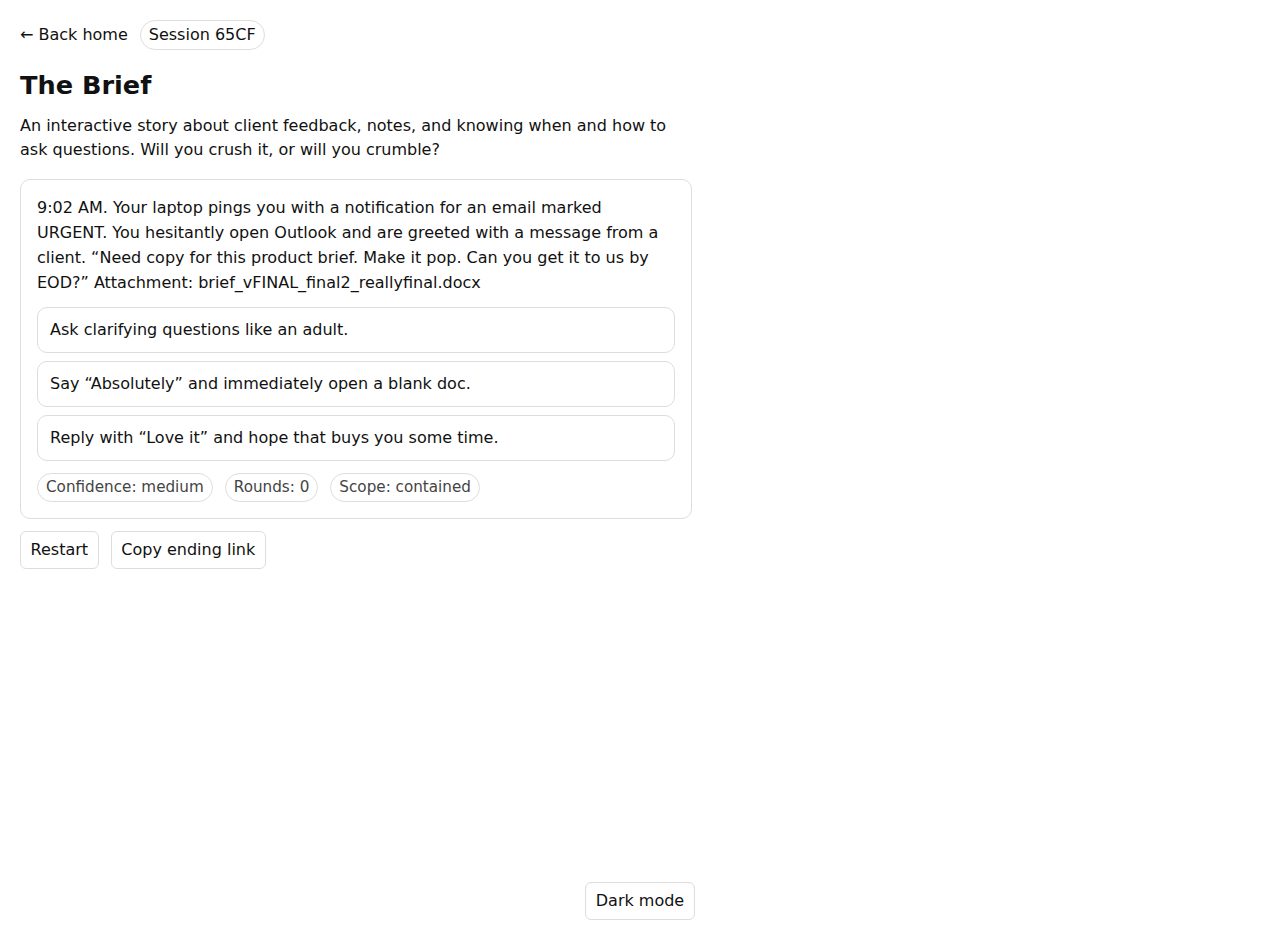
<file: adventure/index.html>
<!doctype html>
<html lang="en">
<head>
  <meta charset="utf-8" />
  <meta name="viewport" content="width=device-width, initial-scale=1" />
  <title>Adventure — Andrew Isolda</title>
  <meta name="description" content="A text adventure about briefs, feedback, and survival." />
  <link rel="stylesheet" href="/styles.css?v=2" />

  <!-- Prevent theme flash -->
  <script>
    (function () {
      const saved = localStorage.getItem("theme");
      if (saved) document.documentElement.setAttribute("data-theme", saved);
    })();
  </script>

  <style>
    .panel {
      border: 1px solid var(--rule);
      border-radius: 10px;
      padding: 1rem;
      margin: 0.75rem 0;
    }
    .choices {
      list-style: none;
      padding-left: 0;
      margin: 0.75rem 0 0 0;
    }
    .choices li { margin: 0.5rem 0; }
    .choices button {
      width: 100%;
      text-align: left;
      border: 1px solid var(--rule);
      padding: 0.6rem 0.75rem;
      border-radius: 10px;
      background: none;
      font: inherit;
      color: inherit;
      cursor: pointer;
    }
    .choices button:hover {
      border-color: var(--muted);
    }
    .meta-line {
      display: flex;
      gap: 0.75rem;
      flex-wrap: wrap;
      align-items: center;
      color: var(--muted);
      font-size: 0.95rem;
      margin-top: 0.75rem;
    }
    .pill {
      border: 1px solid var(--rule);
      border-radius: 999px;
      padding: 0.1rem 0.5rem;
    }
    .row {
      display: flex;
      gap: 0.75rem;
      flex-wrap: wrap;
      align-items: center;
    }
    .quiet-link {
      text-decoration: none;
    }
    .quiet-link:hover {
      text-decoration: underline;
    }
  </style>
</head>

<body>
  <main>
    <p class="row">
      <a href="/" class="quiet-link">← Back home</a>
      <span class="pill" id="run-id" aria-label="run id"></span>
    </p>

    <h1>The Brief</h1>
    <p>
      An interactive story about client feedback, notes, and knowing when and how to ask questions. Will you crush it, or will you crumble?
    </p>

    <div class="panel" role="region" aria-live="polite">
      <p id="text" style="margin:0 0 0.75rem 0;"></p>
      <ul id="choices" class="choices"></ul>
      <div class="meta-line">
        <span class="pill">Confidence: <span id="confidence">medium</span></span>
        <span class="pill">Rounds: <span id="rounds">0</span></span>
        <span class="pill">Scope: <span id="scope">contained</span></span>
      </div>
    </div>

    <p class="row">
      <button id="restart" type="button">Restart</button>
      <button id="copy-ending" type="button">Copy ending link</button>
      <span id="status" class="meta"></span>
    </p>
  </main>

  <footer style="text-align:center;">
    <button id="theme-toggle" type="button">Dark mode</button>
  </footer>

  <script src="/adventure/adventure.js"></script>
  <script src="/theme-toggle.js"></script>
</body>
</html>
</file>
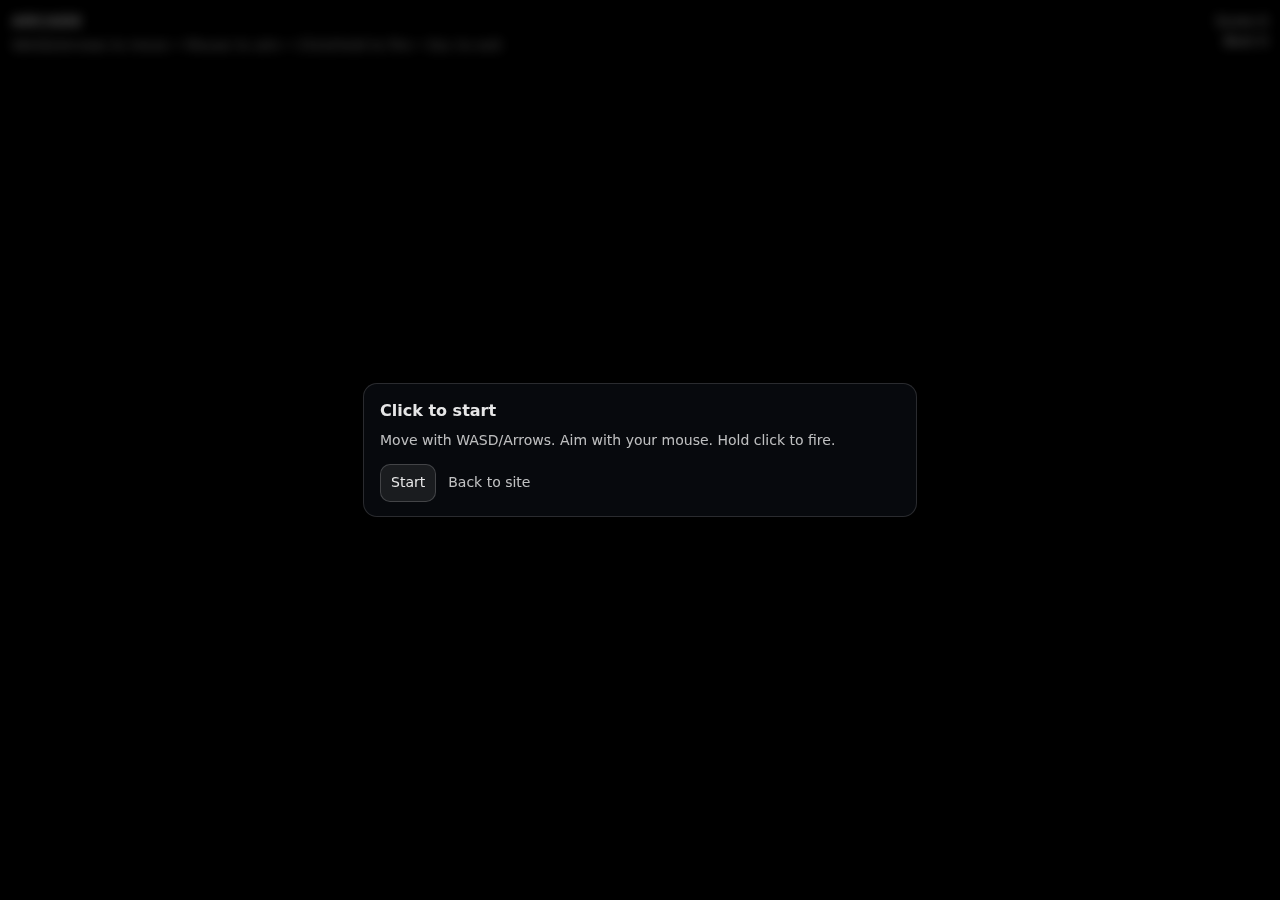
<file: arcade/index.html>
<!doctype html>
<html lang="en">
<head>
  <meta charset="utf-8" />
  <meta name="viewport" content="width=device-width, initial-scale=1" />
  <title>Arcade</title>
  <meta name="description" content="A small, unnecessary arcade mode." />
  <link rel="stylesheet" href="./style.css" />
</head>
<body>
  <canvas id="c"></canvas>

  <div class="hud" aria-hidden="true">
    <div class="hud__left">
      <div class="title">ARCADE</div>
      <div class="hint">WASD/Arrows to move • Mouse to aim • Click/hold to fire • Esc to exit</div>
    </div>
    <div class="hud__right">
      <div>Score <span id="score">0</span></div>
      <div>Best <span id="best">0</span></div>
    </div>
  </div>

  <div class="overlay" id="overlay">
    <div class="card">
      <div class="card__title" id="ov-title">Click to start</div>
      <div class="card__body" id="ov-body">
        Move with WASD/Arrows. Aim with your mouse. Hold click to fire.
      </div>
      <div class="card__buttons">
        <button id="btn-start" type="button">Start</button>
        <a class="quiet" href="/">Back to site</a>
      </div>
    </div>
  </div>

  <script src="./game.js"></script>
</body>
</html>
</file>
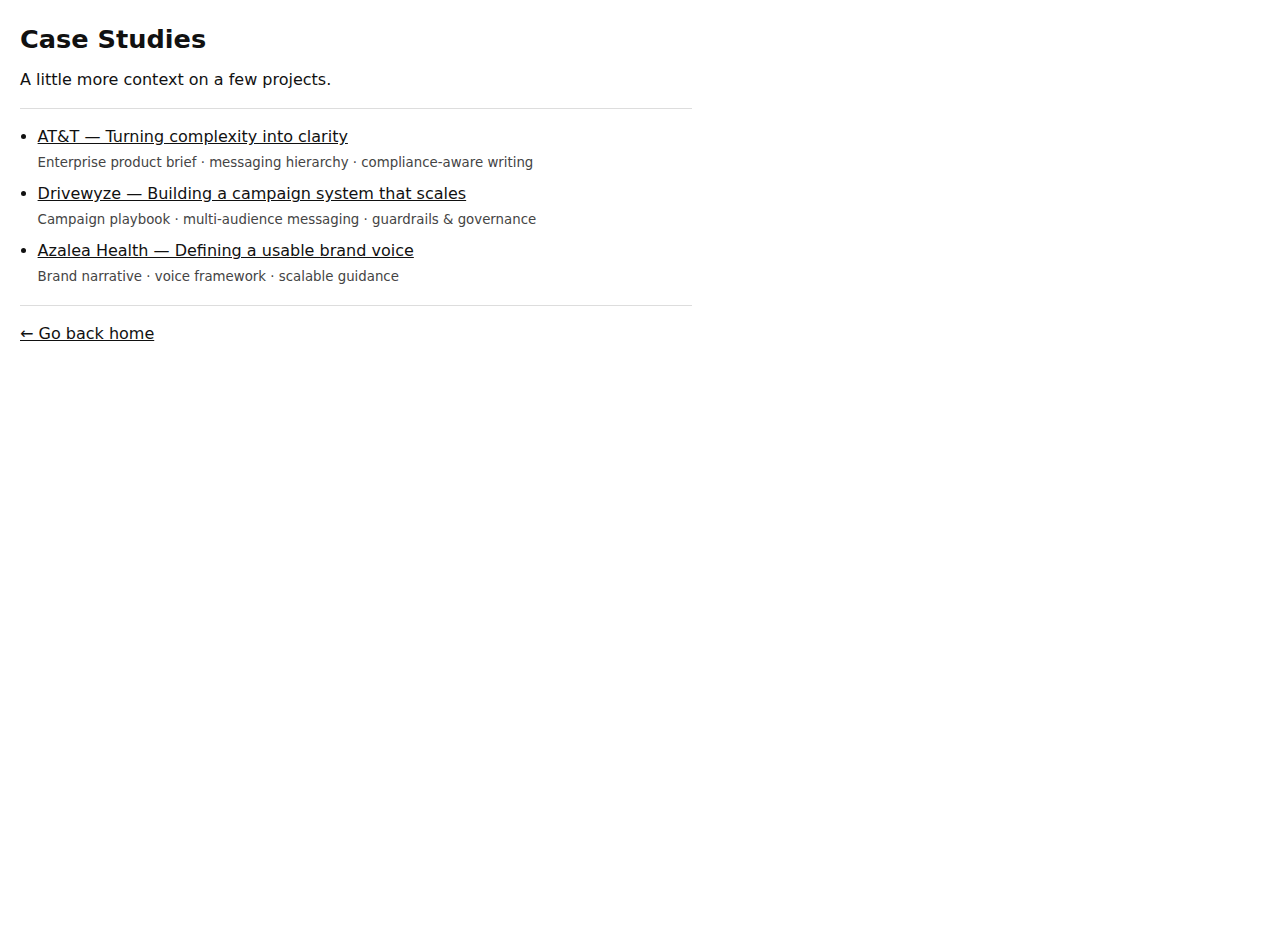
<file: case-studies/index.html>
<!doctype html>
<html lang="en">
<head>
  <meta charset="utf-8" />
  <meta name="viewport" content="width=device-width, initial-scale=1" />
  <title>Case Studies — Andrew Isolda</title>
  <meta name="description" content="Selected case studies that unpack my thinking and process." />

 <link rel="stylesheet" href="/styles.css" />

</head>

<body>
  <main>
    <h1>Case Studies</h1>
    <p>A little more context on a few projects.</p>

    <hr />

    <ul>
      <li>
        <a href="att.html">AT&amp;T — Turning complexity into clarity</a><br />
        <small>Enterprise product brief · messaging hierarchy · compliance-aware writing</small>
      </li>
      <li>
        <a href="drivewyze.html">Drivewyze — Building a campaign system that scales</a><br />
        <small>Campaign playbook · multi-audience messaging · guardrails &amp; governance</small>
      </li>
      <li>
        <a href="azalea.html">Azalea Health — Defining a usable brand voice</a><br />
        <small>Brand narrative · voice framework · scalable guidance</small>
      </li>
    </ul>

    <hr />

    <p><a href="/">← Go back home</a></p>
  </main>
</body>
</html>
</file>
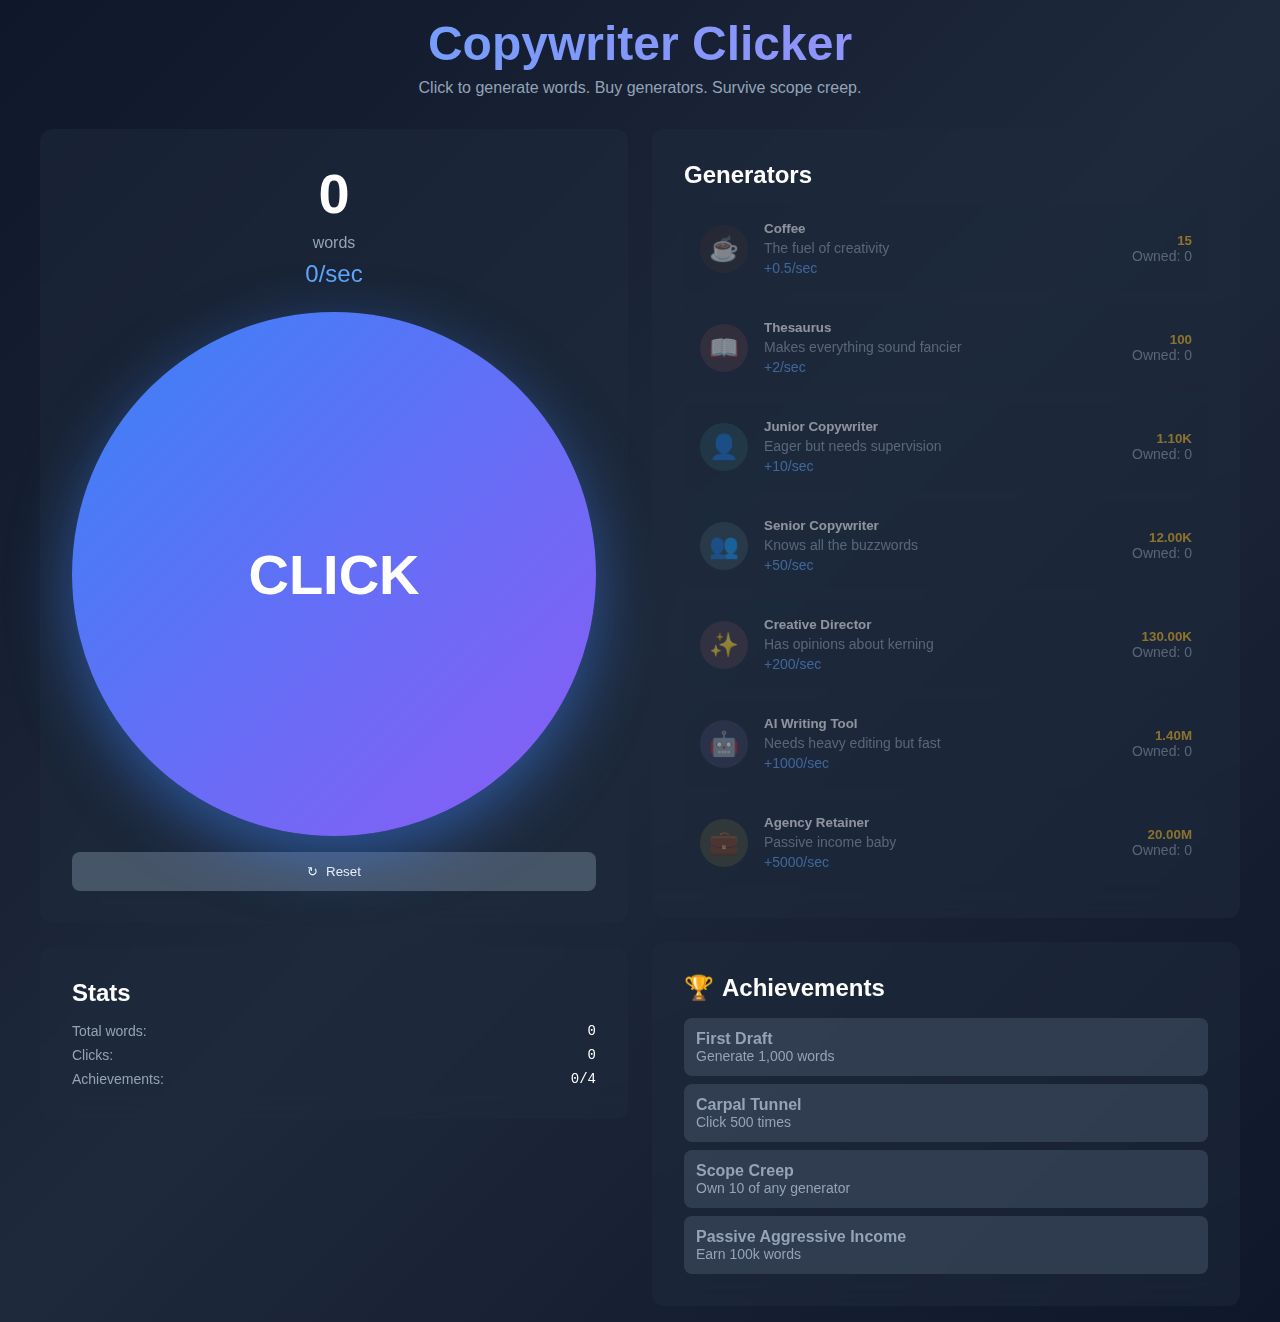
<file: clicker/index.html>
<!DOCTYPE html>
<html lang="en">
<head>
  <meta charset="UTF-8">
  <meta name="viewport" content="width=device-width, initial-scale=1.0">
  <title>Copy Clicker</title>
  <style>
    * {
      margin: 0;
      padding: 0;
      box-sizing: border-box;
    }

    body {
      font-family: -apple-system, BlinkMacSystemFont, 'Segoe UI', sans-serif;
      background: linear-gradient(135deg, #0f172a 0%, #1e293b 50%, #0f172a 100%);
      color: white;
      min-height: 100vh;
      padding: 1rem;
    }

    .container {
      max-width: 1200px;
      margin: 0 auto;
    }

    .header {
      text-align: center;
      margin-bottom: 2rem;
    }

    .header h1 {
      font-size: 3rem;
      font-weight: bold;
      background: linear-gradient(to right, #60a5fa, #a78bfa);
      -webkit-background-clip: text;
      background-clip: text;
      -webkit-text-fill-color: transparent;
      margin-bottom: 0.5rem;
    }

    .header p {
      color: #94a3b8;
    }

    .grid {
      display: grid;
      grid-template-columns: 1fr;
      gap: 1.5rem;
    }

    @media (min-width: 768px) {
      .grid {
        grid-template-columns: 1fr 1fr;
      }
    }

    .panel {
      background: rgba(30, 41, 59, 0.5);
      backdrop-filter: blur(10px);
      border-radius: 0.75rem;
      padding: 2rem;
    }

    .stats-box {
      text-align: center;
      margin-bottom: 1.5rem;
    }

    .word-count {
      font-size: 3.5rem;
      font-weight: bold;
      margin-bottom: 0.5rem;
    }

    .wps {
      font-size: 1.5rem;
      color: #60a5fa;
      margin-top: 0.5rem;
    }

    .boost {
      font-size: 1.25rem;
      color: #4ade80;
      margin-top: 0.25rem;
    }

    .click-button-wrapper {
      position: relative;
      margin-bottom: 1rem;
    }

    .click-button {
      width: 100%;
      aspect-ratio: 1;
      background: linear-gradient(135deg, #3b82f6, #8b5cf6);
      border: none;
      border-radius: 50%;
      color: white;
      font-size: 3.5rem;
      font-weight: bold;
      cursor: pointer;
      box-shadow: 0 20px 60px rgba(59, 130, 246, 0.5);
      transition: transform 0.1s;
      position: relative;
      overflow: hidden;
    }

    .click-button:hover {
      transform: scale(1.05);
    }

    .click-button:active {
      transform: scale(0.95);
    }

    .floating-text {
      position: absolute;
      font-size: 1.5rem;
      font-weight: bold;
      pointer-events: none;
      animation: float 1s ease-out forwards;
      z-index: 10;
    }

    @keyframes float {
      0% {
        transform: translateY(0) scale(1);
        opacity: 1;
      }
      100% {
        transform: translateY(-100px) scale(0.5);
        opacity: 0;
      }
    }

    .reset-button {
      width: 100%;
      background: #475569;
      border: none;
      padding: 0.75rem;
      border-radius: 0.5rem;
      color: white;
      cursor: pointer;
      display: flex;
      align-items: center;
      justify-content: center;
      gap: 0.5rem;
      transition: background 0.2s;
    }

    .reset-button:hover {
      background: #64748b;
    }

    .stats-grid {
      display: flex;
      flex-direction: column;
      gap: 0.5rem;
      font-size: 0.875rem;
    }

    .stat-row {
      display: flex;
      justify-content: space-between;
    }

    .stat-label {
      color: #94a3b8;
    }

    .stat-value {
      font-family: monospace;
    }

    h2 {
      font-size: 1.5rem;
      margin-bottom: 1rem;
    }

    .generators-list {
      display: flex;
      flex-direction: column;
      gap: 0.75rem;
    }

    .generator-item {
      padding: 1rem;
      border-radius: 0.5rem;
      background: #334155;
      border: none;
      color: white;
      cursor: pointer;
      transition: all 0.2s;
      text-align: left;
      width: 100%;
    }

    .generator-item:hover:not(:disabled) {
      background: #475569;
    }

    .generator-item:disabled {
      background: rgba(30, 41, 59, 0.5);
      opacity: 0.5;
      cursor: not-allowed;
    }

    .generator-content {
      display: flex;
      align-items: center;
      gap: 1rem;
    }

    .generator-icon {
      width: 3rem;
      height: 3rem;
      border-radius: 50%;
      display: flex;
      align-items: center;
      justify-content: center;
      font-size: 1.5rem;
      flex-shrink: 0;
    }

    .generator-info {
      flex: 1;
    }

    .generator-name {
      font-weight: bold;
      margin-bottom: 0.25rem;
    }

    .generator-desc {
      font-size: 0.875rem;
      color: #94a3b8;
      margin-bottom: 0.25rem;
    }

    .generator-production {
      font-size: 0.875rem;
      color: #60a5fa;
    }

    .generator-cost-info {
      text-align: right;
    }

    .generator-cost {
      font-weight: bold;
      color: #fbbf24;
    }

    .generator-owned {
      font-size: 0.875rem;
      color: #94a3b8;
    }

    .achievements-list {
      display: flex;
      flex-direction: column;
      gap: 0.5rem;
    }

    .achievement-item {
      padding: 0.75rem;
      border-radius: 0.5rem;
      background: rgba(71, 85, 105, 0.5);
    }

    .achievement-item.unlocked {
      background: rgba(251, 191, 36, 0.2);
      border: 1px solid rgba(251, 191, 36, 0.3);
    }

    .achievement-content {
      display: flex;
      align-items: center;
      gap: 0.5rem;
    }

    .achievement-icon {
      font-size: 1rem;
    }

    .achievement-info {
      flex: 1;
    }

    .achievement-name {
      font-weight: bold;
    }

    .achievement-name.unlocked {
      color: #fbbf24;
    }

    .achievement-name.locked {
      color: #94a3b8;
    }

    .achievement-desc {
      font-size: 0.875rem;
      color: #94a3b8;
    }

    .notification {
      position: fixed;
      top: 1rem;
      right: 1rem;
      padding: 1rem 1.5rem;
      border-radius: 0.5rem;
      box-shadow: 0 10px 40px rgba(0, 0, 0, 0.3);
      z-index: 1000;
      animation: slideIn 0.3s ease-out;
    }

    @keyframes slideIn {
      from {
        transform: translateX(400px);
        opacity: 0;
      }
      to {
        transform: translateX(0);
        opacity: 1;
      }
    }

    .notification.achievement {
      background: linear-gradient(to right, #f59e0b, #f97316);
    }

    .notification.event-good {
      background: #10b981;
    }

    .notification.event-bad {
      background: #ef4444;
    }

    .notification.event-bonus {
      background: #3b82f6;
    }

    .notification-content {
      display: flex;
      align-items: center;
      gap: 0.75rem;
    }

    .notification-icon {
      font-size: 1.5rem;
    }

    .notification-title {
      font-weight: bold;
    }

    .notification-desc {
      font-size: 0.875rem;
      opacity: 0.9;
    }
  </style>
</head>
<body>
  <div class="container">
    <div class="header">
      <h1>Copywriter Clicker</h1>
      <p>Click to generate words. Buy generators. Survive scope creep.</p>
    </div>

    <div class="grid">
      <!-- Left Column -->
      <div>
        <div class="panel">
          <div class="stats-box">
            <div class="word-count" id="word-count">0</div>
            <div style="color: #94a3b8;">words</div>
            <div class="wps" id="wps">0/sec</div>
            <div class="boost" id="boost" style="display: none;"></div>
          </div>

          <div class="click-button-wrapper">
            <button class="click-button" id="click-button">CLICK</button>
          </div>

          <button class="reset-button" id="reset-button">
            <span>↻</span>
            Reset
          </button>
        </div>

        <div class="panel" style="margin-top: 1.5rem;">
          <h2>Stats</h2>
          <div class="stats-grid">
            <div class="stat-row">
              <span class="stat-label">Total words:</span>
              <span class="stat-value" id="total-words">0</span>
            </div>
            <div class="stat-row">
              <span class="stat-label">Clicks:</span>
              <span class="stat-value" id="clicks">0</span>
            </div>
            <div class="stat-row">
              <span class="stat-label">Achievements:</span>
              <span class="stat-value" id="achievements-count">0/4</span>
            </div>
          </div>
        </div>
      </div>

      <!-- Right Column -->
      <div>
        <div class="panel">
          <h2>Generators</h2>
          <div class="generators-list" id="generators-list"></div>
        </div>

        <div class="panel" style="margin-top: 1.5rem;">
          <h2 style="display: flex; align-items: center; gap: 0.5rem;">
            <span style="color: #fbbf24;">🏆</span>
            Achievements
          </h2>
          <div class="achievements-list" id="achievements-list"></div>
        </div>
      </div>
    </div>
  </div>

  <script src="clicker.js"></script>
</body>
</html>
</file>
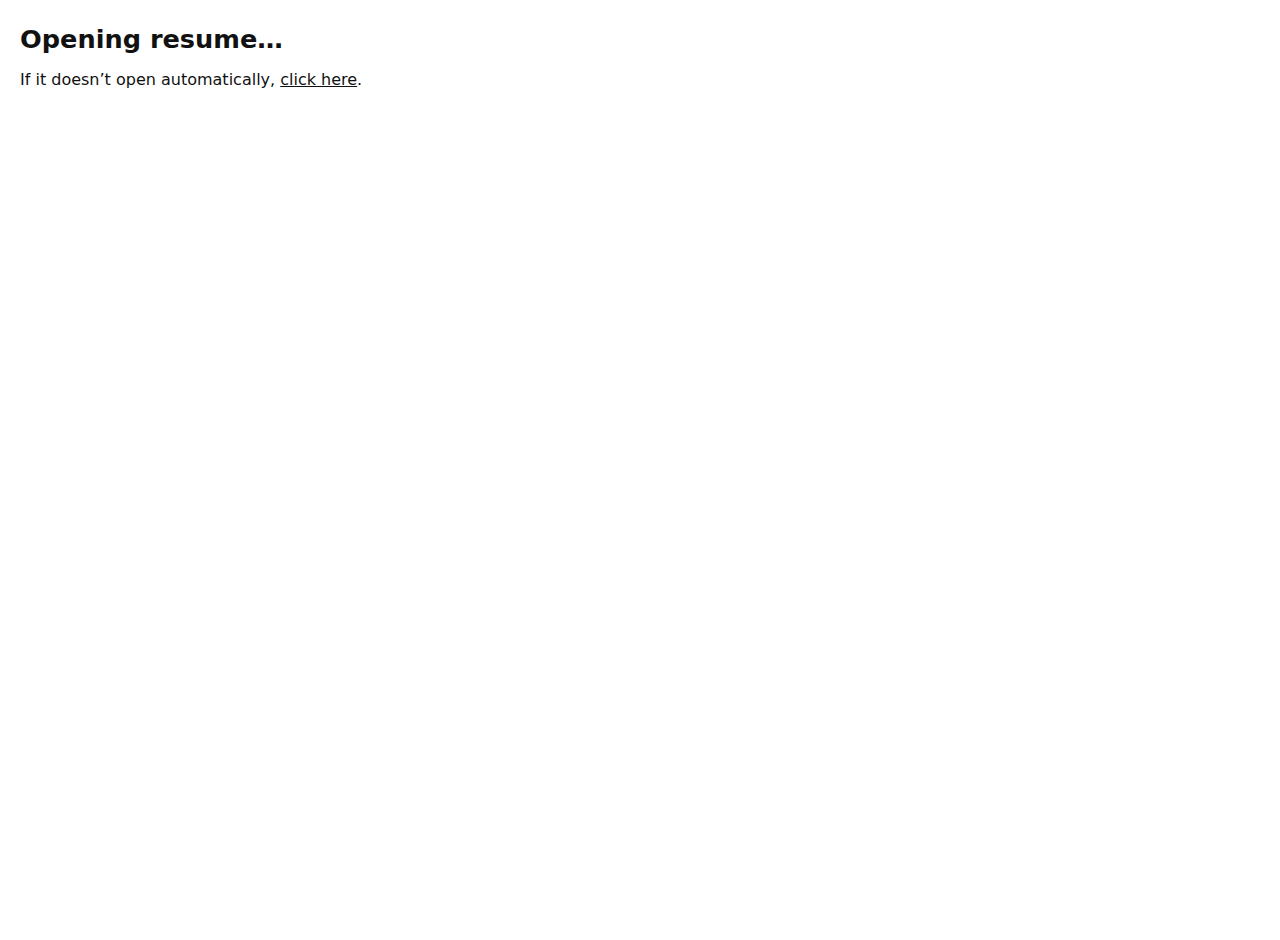
<file: resume/index.html>
<!doctype html>
<html lang="en">
<head>
  <meta charset="utf-8" />
  <meta name="viewport" content="width=device-width, initial-scale=1" />
  <title>Opening resume…</title>

  <link rel="stylesheet" href="/styles.css" />

  <!-- Prevent theme flash -->
  <script>
    (function () {
      const saved = localStorage.getItem("theme");
      if (saved) {
        document.documentElement.setAttribute("data-theme", saved);
      }
    })();
  </script>
</head>

<body>
  <main class="resume-redirect">
    <h1>Opening resume…</h1>
    <p>
      If it doesn’t open automatically,
      <a href="/pdf/resume.pdf">click here</a>.
    </p>
  </main>

  <script>
    setTimeout(() => {
      window.location.href = "/pdf/resume.pdf";
    }, 600);
  </script>
</body>
</html>
</file>
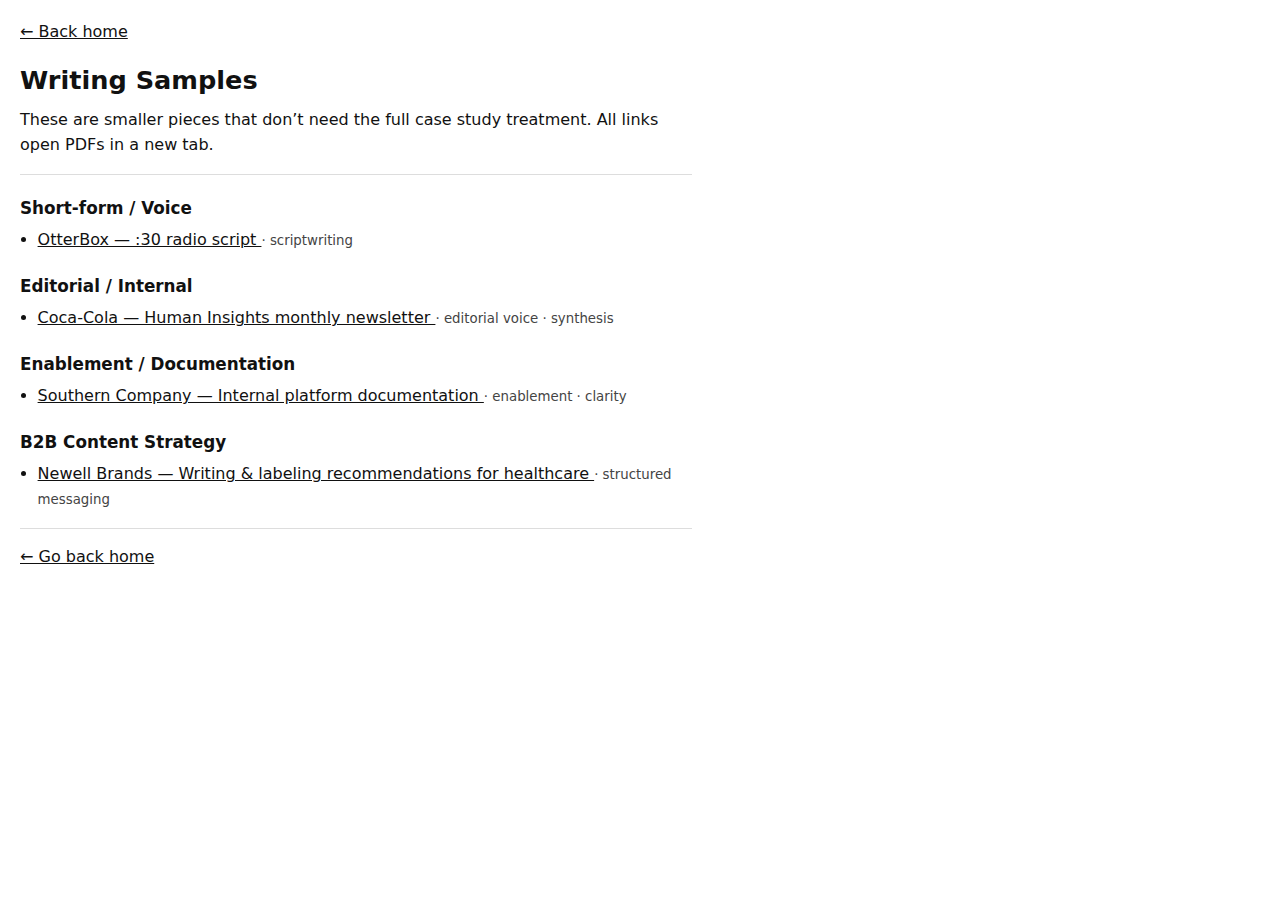
<file: samples/index.html>
<!doctype html>
<html lang="en">
<head>
  <meta charset="utf-8" />
  <meta name="viewport" content="width=device-width, initial-scale=1" />
  <title>Writing Samples — Andrew Isolda</title>
  <meta name="description" content="Additional writing samples." />

  <style>
    html { -webkit-text-size-adjust: 100%; }
    body {
      margin: 0;
      padding: 1.25rem;
      font: 16px/1.55 system-ui, -apple-system, Segoe UI, Roboto, Helvetica, Arial, sans-serif;
      color: #111;
      background: #fff;
    }
    main { max-width: 42rem; }
    h1 { font-size: 1.6rem; margin: 0 0 0.5rem 0; }
    h2 { font-size: 1.05rem; margin: 1.25rem 0 0.25rem 0; }
    p { margin: 0 0 1rem 0; }
    ul { margin: 0; padding-left: 1.1rem; }
    li { margin: 0.45rem 0; }
    a { color: inherit; }
    a:hover { text-decoration: none; }
    hr { border: 0; border-top: 1px solid #ddd; margin: 1rem 0; }
    small { color: #444; }
  </style>
</head>

<body>
  <main>
    <p><a href="/">← Back home</a></p>

    <h1>Writing Samples</h1>
    <p>
      These are smaller pieces that don’t need the full case study treatment.
      All links open PDFs in a new tab.
    </p>

    <hr />

    <h2>Short-form / Voice</h2>
    <ul>
      <li>
        <a href="/pdf/otterbox-radio.pdf" target="_blank" rel="noopener noreferrer">
          OtterBox — :30 radio script
        </a>
        <small> · scriptwriting</small>
      </li>
    </ul>

    <h2>Editorial / Internal</h2>
    <ul>
      <li>
        <a href="/pdf/TCCC-newsletter.pdf" target="_blank" rel="noopener noreferrer">
          Coca-Cola — Human Insights monthly newsletter
        </a>
        <small> · editorial voice · synthesis</small>
      </li>
    </ul>

    <h2>Enablement / Documentation</h2>
    <ul>
      <li>
        <a href="/pdf/soco-technicaldoc.pdf" target="_blank" rel="noopener noreferrer">
          Southern Company — Internal platform documentation
        </a>
        <small> · enablement · clarity</small>
      </li>
    </ul>

    <h2>B2B Content Strategy</h2>
    <ul>
      <li>
        <a href="/pdf/newell-brief.pdf" target="_blank" rel="noopener noreferrer">
          Newell Brands — Writing &amp; labeling recommendations for healthcare
        </a>
        <small> · structured messaging</small>
      </li>
    </ul>

    <hr />

    <p>
      <a href="/">← Go back home</a></p>
    </p>
  </main>
</body>
</html>
</file>
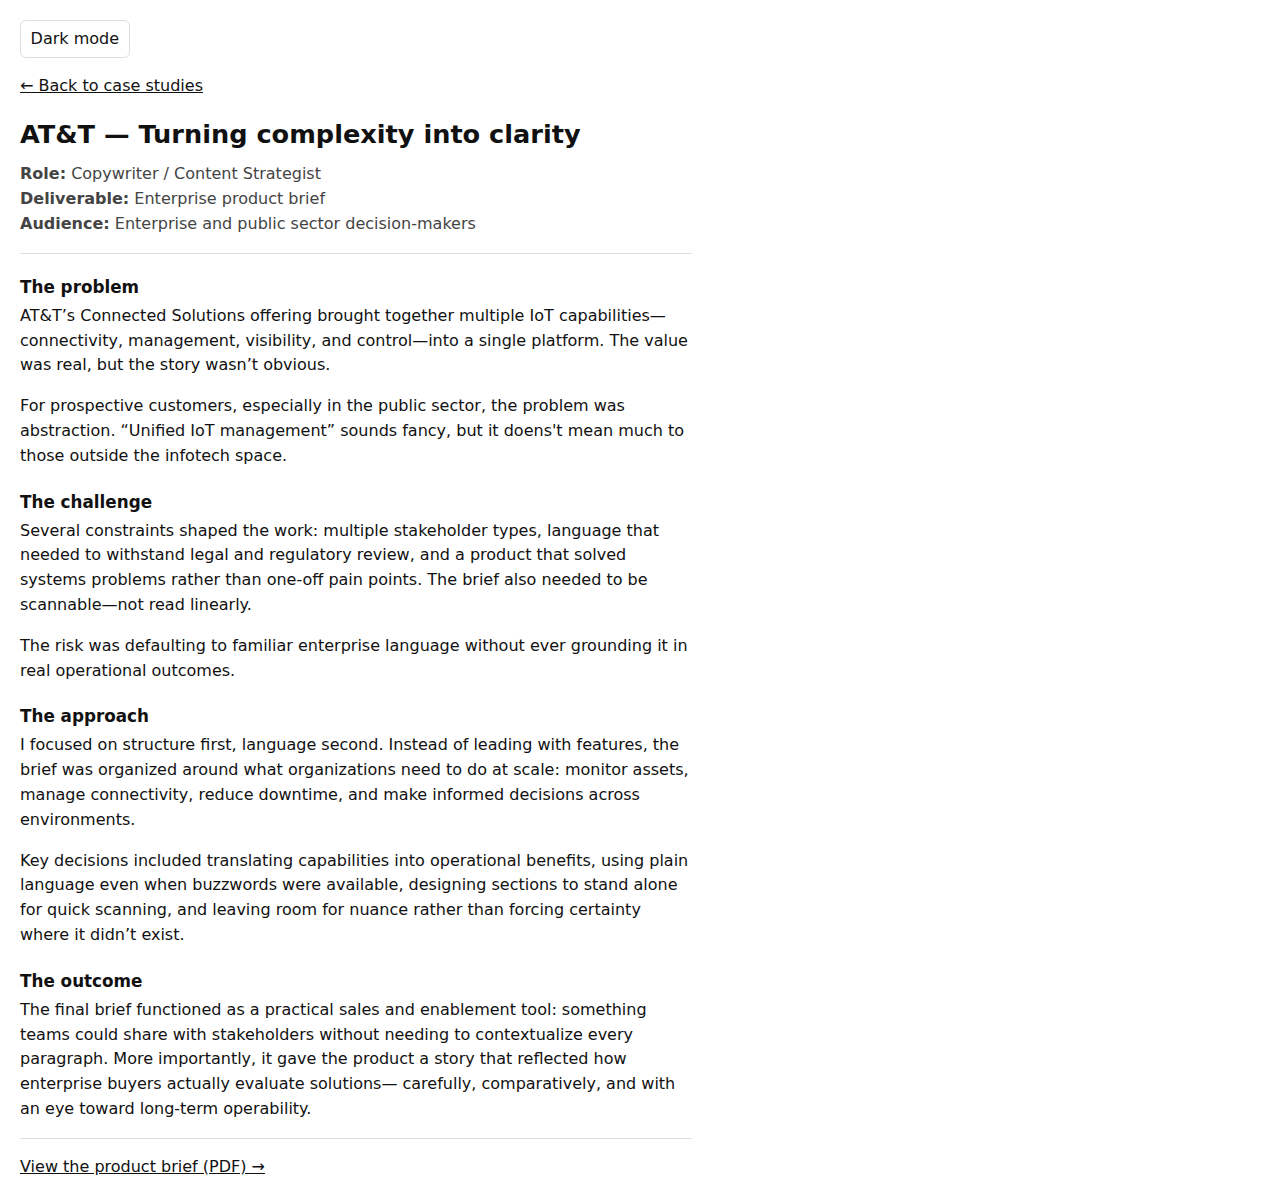
<file: case-studies/att.html>
<!doctype html>
<html lang="en">
<head>
  <meta charset="utf-8" />
  <meta name="viewport" content="width=device-width, initial-scale=1" />
  <title>AT&amp;T — Case Study — Andrew Isolda</title>
  <meta name="description" content="AT&T case study: turning enterprise product complexity into clarity." />

  <link rel="stylesheet" href="/styles.css" />
  <script>
  (function () {
    const saved = localStorage.getItem("theme");
    if (saved) document.documentElement.setAttribute("data-theme", saved);
  })();
</script>


</head>

<body>
  <main>
    <p>
  <button id="theme-toggle" type="button">Dark mode</button>
</p>

    <p><a href="/case-studies/">← Back to case studies</a></p>

    <h1>AT&amp;T — Turning complexity into clarity</h1>
    <p class="meta"><strong>Role:</strong> Copywriter / Content Strategist<br />
      <strong>Deliverable:</strong> Enterprise product brief<br />
      <strong>Audience:</strong> Enterprise and public sector decision-makers
    </p>

    <hr />

    <h2>The problem</h2>
    <p>
      AT&amp;T’s Connected Solutions offering brought together multiple IoT capabilities—connectivity,
      management, visibility, and control—into a single platform. The value was real, but the story
      wasn’t obvious.
    </p>
    <p>
      For prospective customers, especially in the public sector, the problem was abstraction. “Unified IoT management” sounds fancy, but it doens't mean much to those outside the infotech space.
    </p>

    <h2>The challenge</h2>
    <p>
      Several constraints shaped the work: multiple stakeholder types, language that needed to
      withstand legal and regulatory review, and a product that solved systems problems rather
      than one-off pain points. The brief also needed to be scannable—not read linearly.
    </p>
    <p>
      The risk was defaulting to familiar enterprise language without ever grounding it in real
      operational outcomes.
    </p>

    <h2>The approach</h2>
    <p>
      I focused on structure first, language second. Instead of leading with features, the brief
      was organized around what organizations need to do at scale: monitor assets, manage
      connectivity, reduce downtime, and make informed decisions across environments.
    </p>
    <p>
      Key decisions included translating capabilities into operational benefits, using plain language
      even when buzzwords were available, designing sections to stand alone for quick scanning,
      and leaving room for nuance rather than forcing certainty where it didn’t exist.
    </p>

    <h2>The outcome</h2>
    <p>
      The final brief functioned as a practical sales and enablement tool: something teams could
      share with stakeholders without needing to contextualize every paragraph. More importantly,
      it gave the product a story that reflected how enterprise buyers actually evaluate solutions—
      carefully, comparatively, and with an eye toward long-term operability.
    </p>

    <hr />

    <p>
      <a href="/pdf/att-brief.pdf" target="_blank" rel="noopener noreferrer">View the product brief (PDF) →</a>
    </p>
  </main>
  <script src="/theme-toggle.js"></script>
</body>
</html>
</file>
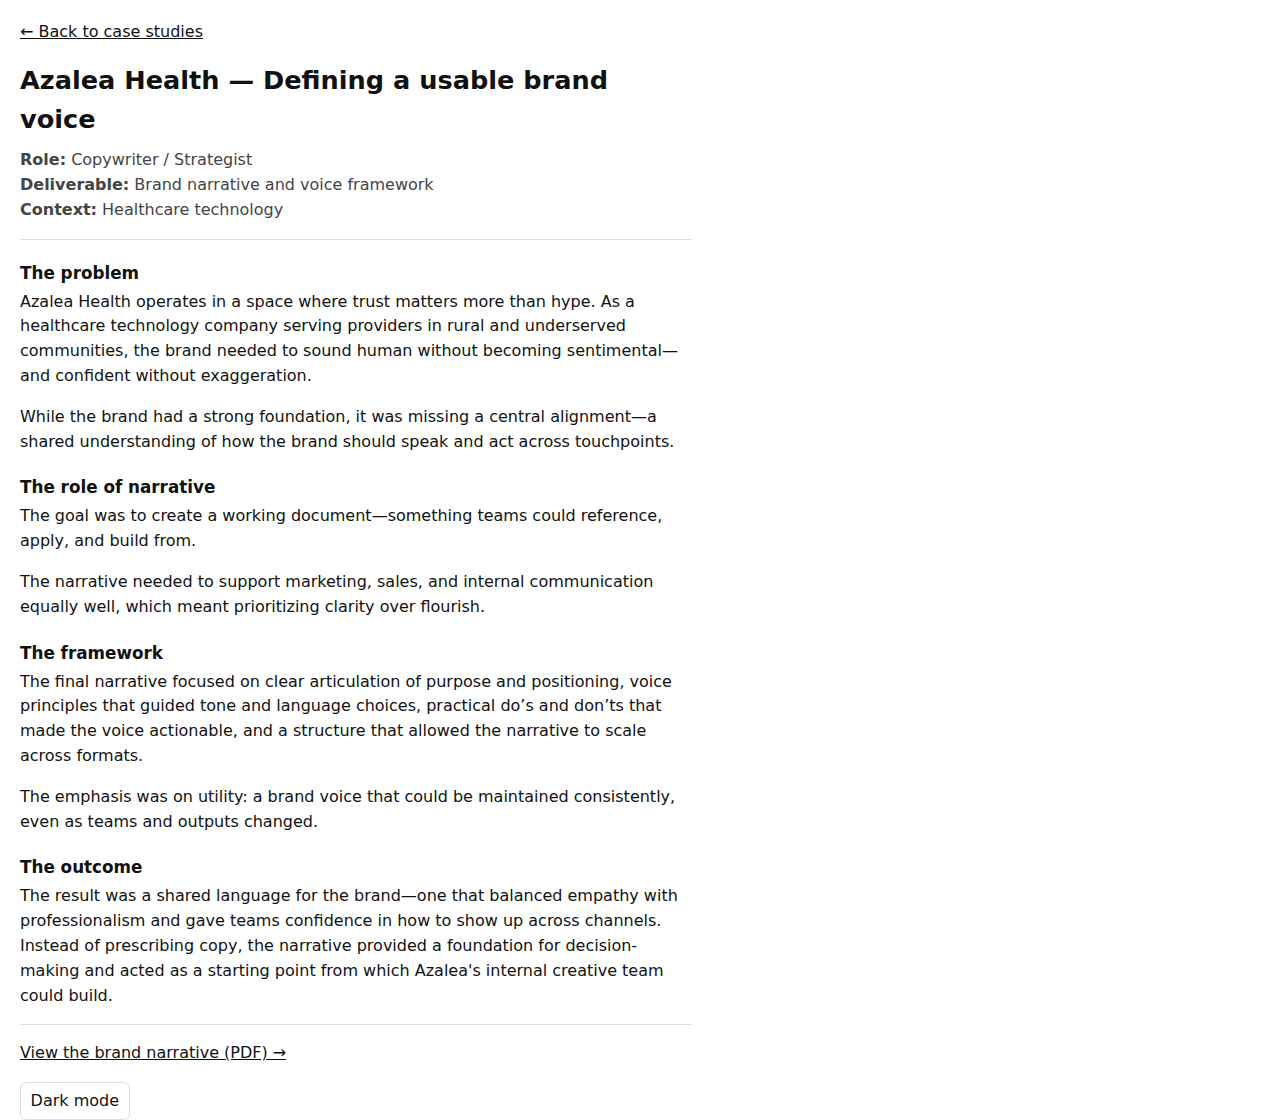
<file: case-studies/azalea.html>
<!doctype html>
<html lang="en">
<head>
  <meta charset="utf-8" />
  <meta name="viewport" content="width=device-width, initial-scale=1" />
  <title>Azalea Health — Case Study — Andrew Isolda</title>
  <meta name="description" content="Azalea Health case study: defining a brand narrative and usable voice framework." />

  <link rel="stylesheet" href="/styles.css" />
  <script>
  (function () {
    const saved = localStorage.getItem("theme");
    if (saved) document.documentElement.setAttribute("data-theme", saved);
  })();
</script>
 <!-- Privacy-friendly analytics by Plausible -->
  <script async src="https://plausible.io/js/pa-CFMtCcwNtQjHDW2wClCQx.js"></script>
  <script>
    window.plausible=window.plausible||function(){(plausible.q=plausible.q||[]).push(arguments)},plausible.init=plausible.init||function(i){plausible.o=i||{}};
    plausible.init()
  </script>
</head>

<body>
  <main>
    <p><a href="/case-studies/">← Back to case studies</a></p>

    <h1>Azalea Health — Defining a usable brand voice</h1>
    <p class="meta"><strong>Role:</strong> Copywriter / Strategist<br />
      <strong>Deliverable:</strong> Brand narrative and voice framework<br />
      <strong>Context:</strong> Healthcare technology
    </p>

    <hr />

    <h2>The problem</h2>
    <p>
      Azalea Health operates in a space where trust matters more than hype. As a healthcare
      technology company serving providers in rural and underserved communities, the brand
      needed to sound human without becoming sentimental—and confident without exaggeration.
    </p>
    <p>
      While the brand had a strong foundation, it was missing a central alignment—a shared understanding of how the brand
      should speak and act across touchpoints.
    </p>

    <h2>The role of narrative</h2>
    <p>
      The goal was to create a working document—something teams could reference, apply, and build from.
    </p>
    <p>
      The narrative needed to support marketing, sales, and internal communication equally well,
      which meant prioritizing clarity over flourish.
    </p>

    <h2>The framework</h2>
    <p>
      The final narrative focused on clear articulation of purpose and positioning, voice principles
      that guided tone and language choices, practical do’s and don’ts that made the voice
      actionable, and a structure that allowed the narrative to scale across formats.
    </p>
    <p>
      The emphasis was on utility: a brand voice that could be maintained consistently, even
      as teams and outputs changed.
    </p>

    <h2>The outcome</h2>
    <p>
      The result was a shared language for the brand—one that balanced empathy with
      professionalism and gave teams confidence in how to show up across channels. Instead of
      prescribing copy, the narrative provided a foundation for decision-making and acted as a starting point from which Azalea's internal creative team could build.
    </p>

    <hr />

    <p>
      <a href="/pdf/azalea-narrative.pdf" target="_blank" rel="noopener noreferrer">
        View the brand narrative (PDF) →
      </a>
    </p>
    <footer>
  <p style="margin:0;">
    <button id="theme-toggle" type="button">Dark mode</button>
  </p>
</footer>
  </main>
  <script src="/theme-toggle.js"></script>
</body>
</html>
</file>
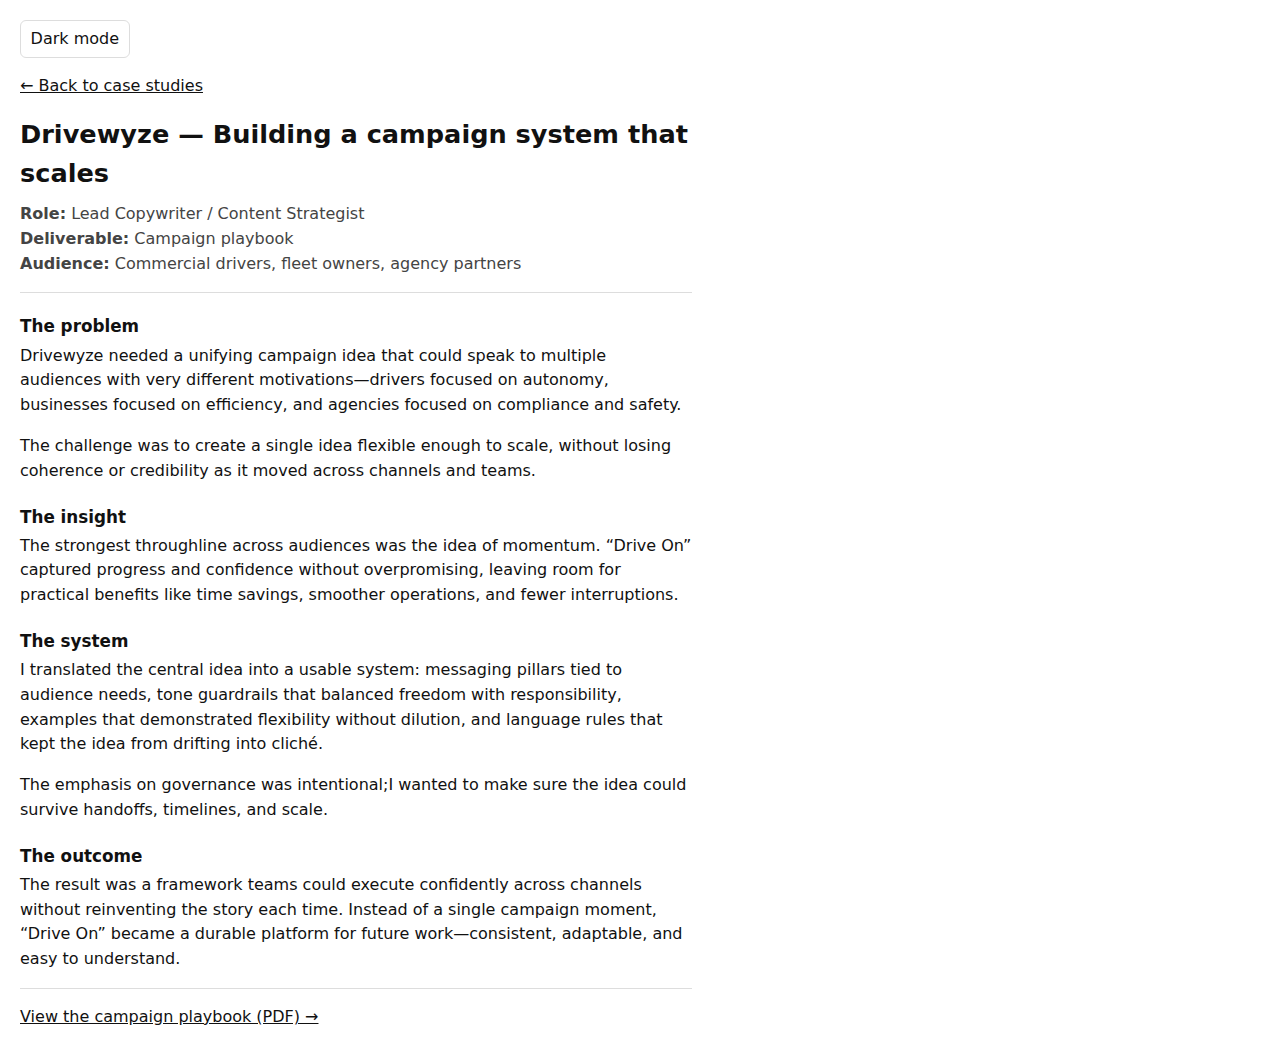
<file: case-studies/drivewyze.html>
<!doctype html>
<html lang="en">
<head>
  <meta charset="utf-8" />
  <meta name="viewport" content="width=device-width, initial-scale=1" />
  <title>Drivewyze — Case Study — Andrew Isolda</title>
  <meta name="description" content="Drivewyze case study: building a campaign system that scales across audiences." />

  <link rel="stylesheet" href="/styles.css" />
  <script>
  (function () {
    const saved = localStorage.getItem("theme");
    if (saved) document.documentElement.setAttribute("data-theme", saved);
  })();
</script>


</head>

<body>
  <main>
    <p>
  <button id="theme-toggle" type="button">Dark mode</button>
</p>

    <p><a href="/case-studies/">← Back to case studies</a></p>

    <h1>Drivewyze — Building a campaign system that scales</h1>
    <p class="meta"><strong>Role:</strong> Lead Copywriter / Content Strategist<br />
      <strong>Deliverable:</strong> Campaign playbook<br />
      <strong>Audience:</strong> Commercial drivers, fleet owners, agency partners
    </p>

    <hr />

    <h2>The problem</h2>
    <p>
      Drivewyze needed a unifying campaign idea that could speak to multiple audiences with very
      different motivations—drivers focused on autonomy, businesses focused on efficiency, and
      agencies focused on compliance and safety.
    </p>
    <p>
      The challenge was to create a single idea flexible enough to scale, without losing coherence
      or credibility as it moved across channels and teams.
    </p>

    <h2>The insight</h2>
    <p>
      The strongest throughline across audiences was the idea of momentum.
      “Drive On” captured progress and confidence without overpromising, leaving room for practical benefits like time savings,
      smoother operations, and fewer interruptions.
    </p>

    <h2>The system</h2>
    <p>
      I translated the central idea into a usable system: messaging pillars tied to
      audience needs, tone guardrails that balanced freedom with responsibility, examples that
      demonstrated flexibility without dilution, and language rules that kept the idea from drifting
      into cliché.
    </p>
    <p>
      The emphasis on governance was intentional;I wanted to make sure the idea could
      survive handoffs, timelines, and scale.
    </p>

    <h2>The outcome</h2>
    <p>
      The result was a framework teams could execute confidently across channels without
      reinventing the story each time. Instead of a single campaign moment, “Drive On” became a
      durable platform for future work—consistent, adaptable, and easy to understand.
    </p>

    <hr />

    <p>
      <a href="/pdf/drivewyze-playbook.pdf" target="_blank" rel="noopener noreferrer">
        View the campaign playbook (PDF) →
      </a>
    </p>
  </main>
  <script src="/theme-toggle.js"></script>
</body>
</html>
</file>
<file: styles.css>
/* ------------------------------
   Theme tokens
-------------------------------- */

:root {
  --bg: #fff;
  --text: #111;
  --muted: #444;
  --rule: #ddd;
}

html[data-theme="dark"] {
  --bg: #111;
  --text: #f2f2f2;
  --muted: #bbb;
  --rule: #333;
}

/* ------------------------------
   Base / Reset
-------------------------------- */

html {
  -webkit-text-size-adjust: 100%;
  background: var(--bg);
  color: var(--text);
}

body {
  margin: 0;
  padding: 1.25rem;
  font: 16px/1.55 system-ui, -apple-system, Segoe UI, Roboto,
        Helvetica, Arial, sans-serif;
  background: var(--bg);
  color: var(--text);
}

/* ------------------------------
   Sticky footer layout
-------------------------------- */

html,
body {
  height: 100%;
}

body {
  display: flex;
  flex-direction: column;
}

main {
  max-width: 42rem;
  flex: 1;
}

/* ------------------------------
   Typography
-------------------------------- */

h1 {
  font-size: 1.6rem;
  margin: 0 0 0.5rem 0;
}

h2 {
  font-size: 1.05rem;
  margin: 1.25rem 0 0.25rem 0;
}

p {
  margin: 0 0 1rem 0;
}

small {
  color: var(--muted);
}

/* ------------------------------
   Links
-------------------------------- */

a {
  color: inherit;
  text-decoration: underline;
}

a:hover {
  text-decoration: none;
}

/* ------------------------------
   Lists
-------------------------------- */

ul {
  margin: 0;
  padding-left: 1.1rem;
}

li {
  margin: 0.45rem 0;
}

/* ------------------------------
   Horizontal Rule
-------------------------------- */

hr {
  border: 0;
  border-top: 1px solid var(--rule);
  margin: 1rem 0;
}

/* ------------------------------
   Images
-------------------------------- */

img {
  max-width: 100%;
  height: auto;
  margin: 1rem 0;
  border-radius: 4px;
}

/* ------------------------------
   Footer (sticky, centered copyright)
-------------------------------- */

/* Keep footer from inheriting main's max-width, but still align padding */
.site-footer {
  margin-top: 1.25rem;
  padding-top: 0.75rem;
  font-size: 0.95rem;
  color: var(--muted);

  display: grid;
  grid-template-columns: 1fr auto 1fr;
  align-items: center;
}

/* Center just the copyright */
.site-footer .copyright {
  grid-column: 2;
  margin: 0;
  text-align: center;
}

/* Keep toggle on the left */
.site-footer .theme {
  grid-column: 1;
  margin: 0;
  justify-self: start;
}

/* Optional: make copyright link quiet if you wrap it in <a> */
.site-footer a {
  color: inherit;
  text-decoration: none;
}
.site-footer a:hover {
  text-decoration: underline;
}

/* ------------------------------
   Utility (optional)
-------------------------------- */

.meta {
  color: var(--muted);
}

/* ------------------------------
   Button styling (optional but nice)
-------------------------------- */

button {
  font: inherit;
  color: inherit;
  background: none;
  border: 1px solid var(--rule);
  padding: 0.35rem 0.6rem;
  border-radius: 6px;
  cursor: pointer;
}

button:hover {
  border-color: var(--muted);
}
</file>
<file: arcade/style.css>
html, body {
  margin: 0;
  height: 100%;
  background: #05060a;
  overflow: hidden;
  font: 14px/1.4 system-ui, -apple-system, Segoe UI, Roboto, Helvetica, Arial, sans-serif;
}

#c {
  width: 100%;
  height: 100%;
  display: block;
}

.hud {
  position: fixed;
  inset: 12px 12px auto 12px;
  display: flex;
  justify-content: space-between;
  gap: 12px;
  color: rgba(255,255,255,0.85);
  pointer-events: none;
  user-select: none;
}

.title {
  font-weight: 700;
  letter-spacing: 0.08em;
}

.hint {
  opacity: 0.75;
  margin-top: 4px;
  max-width: 62ch;
}

.hud__right {
  text-align: right;
  font-variant-numeric: tabular-nums;
}

.overlay {
  position: fixed;
  inset: 0;
  display: grid;
  place-items: center;
  background: rgba(0,0,0,0.55);
  backdrop-filter: blur(6px);
}

.overlay.hidden { display: none; }

.card {
  width: min(520px, calc(100% - 32px));
  border-radius: 14px;
  padding: 16px 16px 14px;
  background: rgba(10,12,18,0.75);
  border: 1px solid rgba(255,255,255,0.14);
  color: rgba(255,255,255,0.9);
  box-shadow: 0 10px 40px rgba(0,0,0,0.45);
}

.card__title {
  font-size: 16px;
  font-weight: 650;
  margin-bottom: 8px;
}

.card__body {
  opacity: 0.82;
}

.card__buttons {
  display: flex;
  gap: 12px;
  align-items: center;
  margin-top: 14px;
}

button {
  pointer-events: auto;
  font: inherit;
  color: rgba(255,255,255,0.9);
  background: rgba(255,255,255,0.08);
  border: 1px solid rgba(255,255,255,0.18);
  padding: 8px 10px;
  border-radius: 10px;
  cursor: pointer;
}

button:hover {
  background: rgba(255,255,255,0.12);
}

a.quiet {
  pointer-events: auto;
  color: rgba(255,255,255,0.75);
  text-decoration: none;
}

a.quiet:hover { text-decoration: underline; }
</file>
